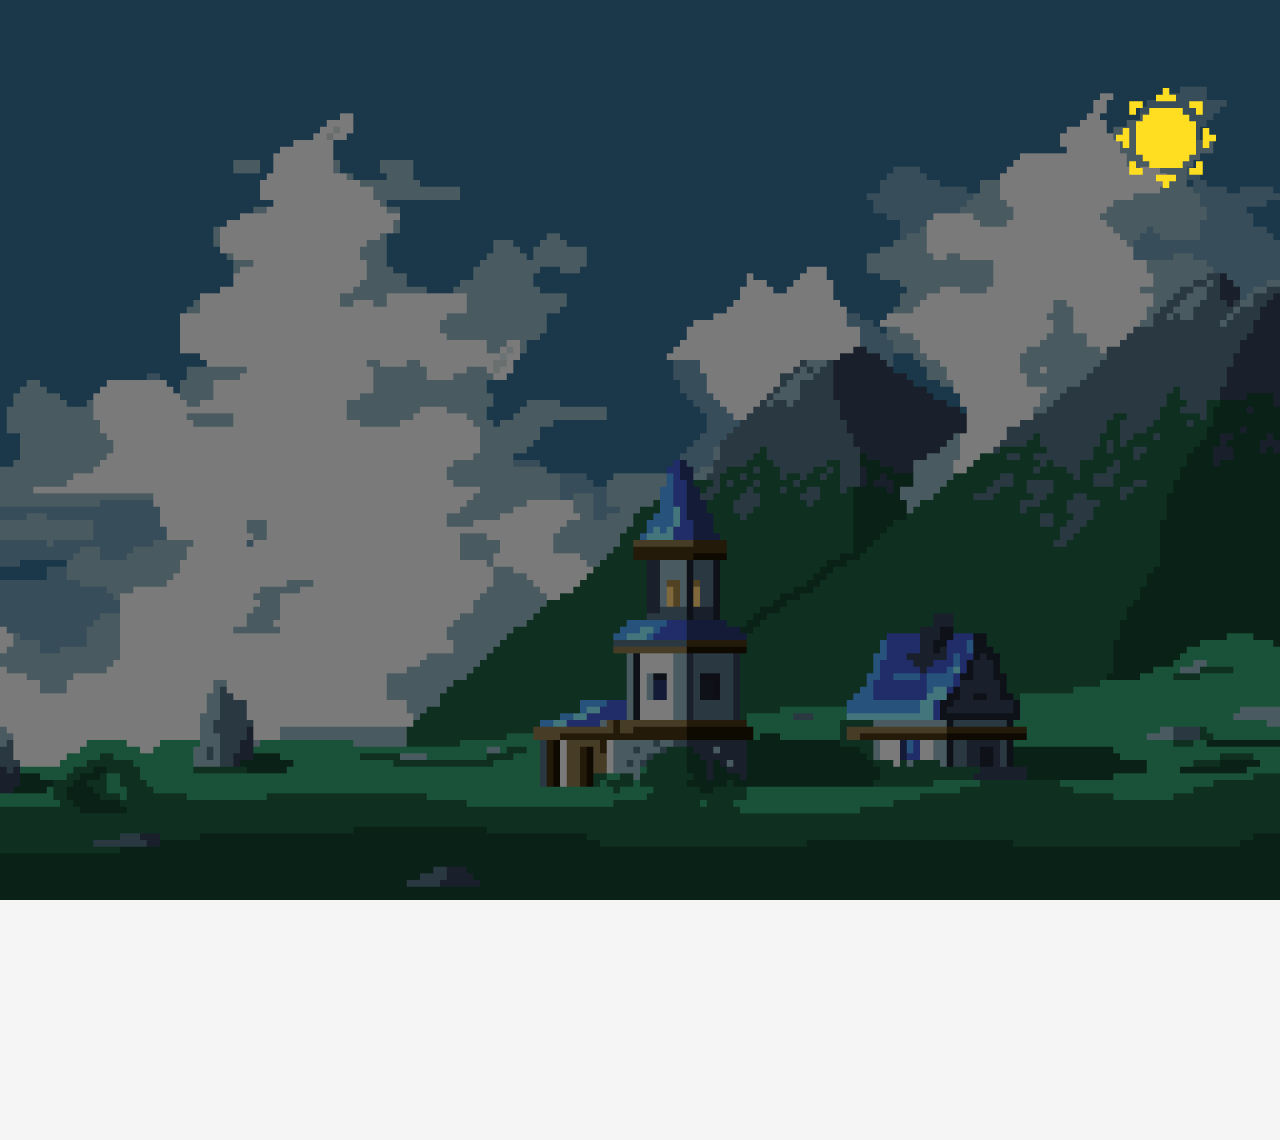
<file: index.html>
<!DOCTYPE html>
<html lang="en">
<head>
    <meta charset="UTF-8">
    <meta name="viewport" content="width=device-width, initial-scale=1.0">
    <title>Alessandro Pozzato</title>
    <link rel="stylesheet" href="styles.css?v=20250224">
    <link href="https://fonts.googleapis.com/css2?family=Julius+Sans+One&display=swap" rel="stylesheet">
</head>
<body>
    <script src="script.js"></script>
    <div class="background-overlay"></div>
    
    <img src="images/moon.png" alt="Moon" class="image_mode" onclick="toggleDarkMode()">
    
    <div>
        <h1 class="name-title">ALESSANDRO POZZATO</h1>
    </div>
    
    <div class="portfolio-container">
        

        <div class="cards-container positioned-cards">

            <div class="card red">
                <div class="window-controls">
                    <img src="images/delete_button.svg" class="control-icon" alt="?">
                    <img src="images/remove_button.svg" class="control-icon" alt="?">
                    <img src="images/add_button.svg" class="control-icon" alt="?">
                </div>
                <div class="card-content">
                    <ul>
                        <li><a href="curriculum.html" class="link">Curriculum</a></li>
                        <li><a href="project.html" class="link">Progetti</a></li>
                    </ul>
                </div>
            </div>



            <div class="card green">
                <div class="window-controls">
                    <img src="images/delete_button.svg" class="control-icon" alt="?">
                    <img src="images/remove_button.svg" class="control-icon" alt="?">
                    <img src="images/add_button.svg" class="control-icon" alt="?">
                </div>
                <div class="card-content">
                    <ul>
                        <li><a href="music.html" class="link">Musica</a></li>
                    </ul>
                </div>
            </div>

            <div class="card blue">
                <div class="window-controls">
                    <img src="images/delete_button.svg" class="control-icon" alt="?">
                    <img src="images/remove_button.svg" class="control-icon" alt="?">
                    <img src="images/add_button.svg" class="control-icon" alt="?">
                </div>
                <div class="card-content">
                    <ul>
                        <li>Game Developer</li>
                    </ul>
                </div>
            </div>

            <div class="card yellow">
                <div class="window-controls">
                    <img src="images/delete_button.svg" class="control-icon" alt="?">
                    <img src="images/remove_button.svg" class="control-icon" alt="?">
                    <img src="images/add_button.svg" class="control-icon" alt="?">
                </div>
                <div class="card-content">
                    <ul>
                        <li>Scout</li>          
                    </ul>
                </div>
            </div>
            
            <div class="card purple">
                <div class="window-controls">
                    <img src="images/delete_button.svg" class="control-icon" alt="?">
                    <img src="images/remove_button.svg" class="control-icon" alt="?">
                    <img src="images/add_button.svg" class="control-icon" alt="?">
                </div>
                <div class="card-content">
                    <ul>
                        <li>altro</li>
                    </ul>
                </div>
            </div>


            

            <div class="card brown">
                <div class="window-controls">
                    <img src="images/delete_button.svg" class="control-icon" alt="?">
                    <img src="images/remove_button.svg" class="control-icon" alt="?">
                    <img src="images/add_button.svg" class="control-icon" alt="?">
                </div>

                <div class="card-content">
                    <div class="social-grid">
                        <a href="https://open.spotify.com/user/cfxuki3wp3ob9ewqck7iyh687?si=fcf99a254c854437" target="_blank">
                            <img src="images/spotify.svg" class="social-icon">
                        </a>
                        <a href="https://www.linkedin.com/in/alessandro-pozzato-8b980629b/" target="_blank">
                            <img src="images/linkedin.svg" class="social-icon">
                        </a>
                        <a href="https://github.com/alencrystal" target="_blank">
                            <img src="images/github.svg" class="social-icon" >
                        </a>
                        <a href="https://www.instagram.com/alen_crystal/?next=%2F" target="_blank">
                            <img src="images/instagram.svg" class="social-icon">
                        </a>
                        <a href="https://soundcloud.com/alencrystal" target="_blank">
                            <img src="images/soundcloud.svg" class="social-icon">
                        </a>
                        <a href="https://akasha.cv/profile/720536470" target="_blank">
                            <img src="images/akasha.svg" class="social-icon">
                        </a>
                    </div>
                </div>
            </div>

            
        </div>
    </div>
</body>
</html>
</file>
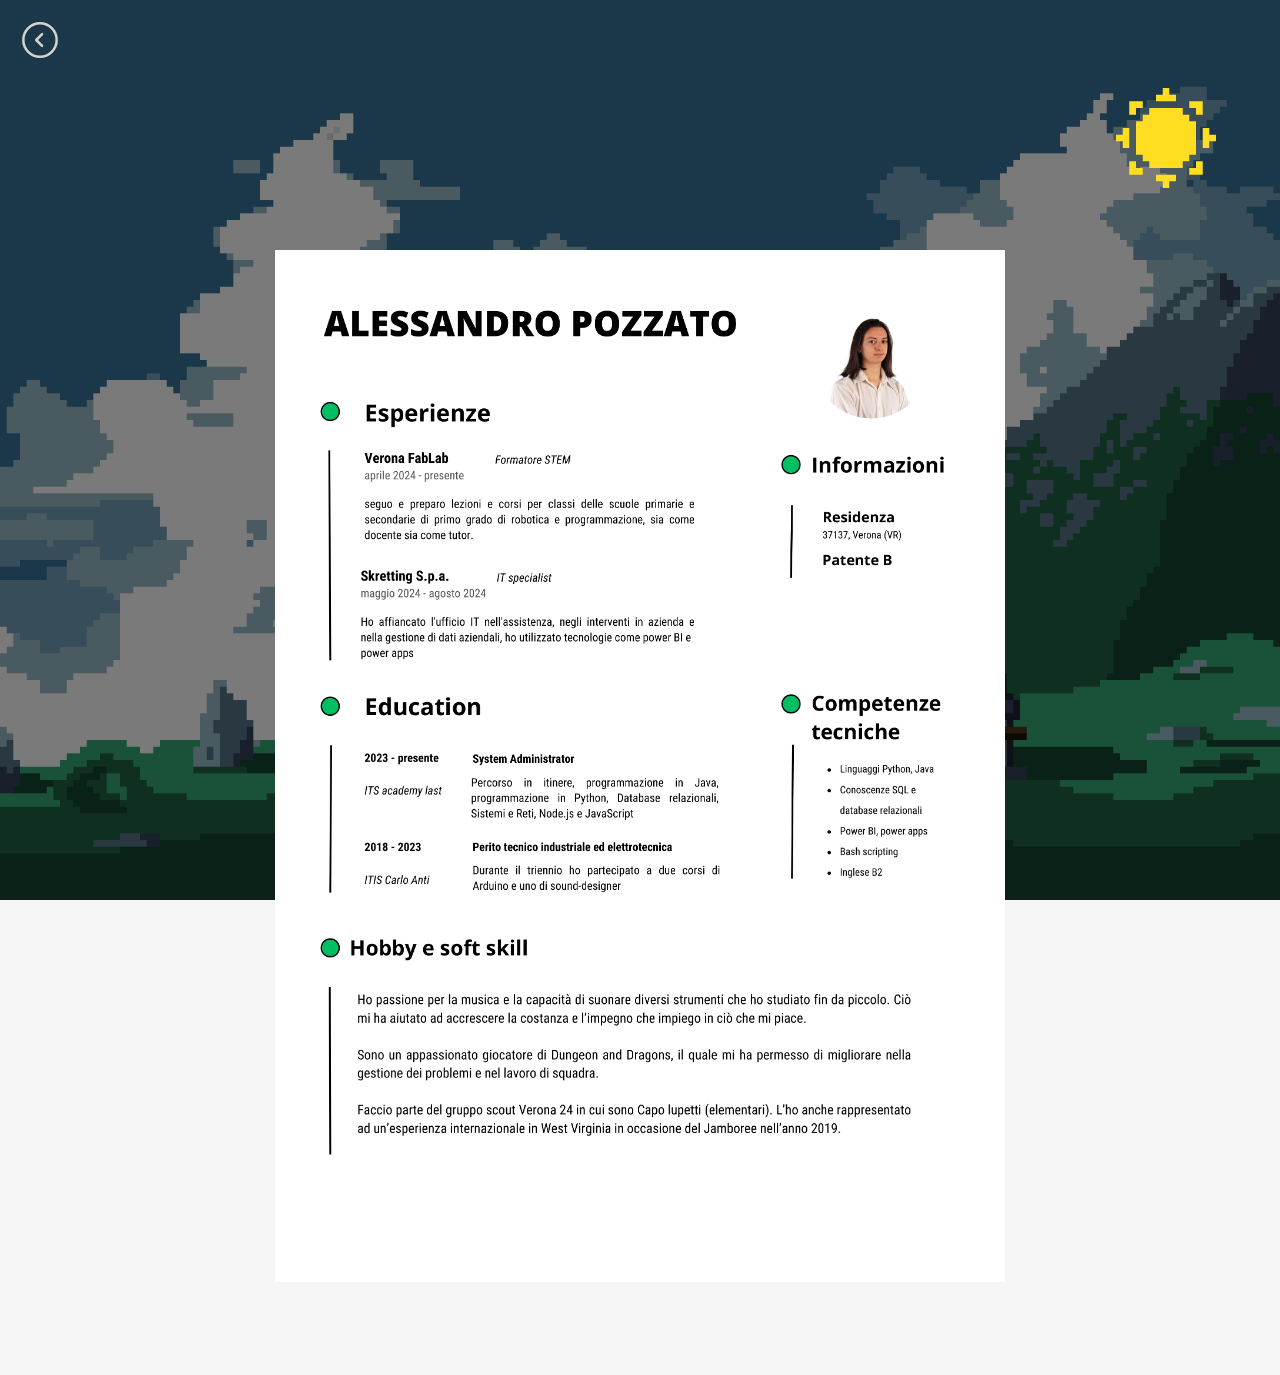
<file: curriculum.html>
<!DOCTYPE html>
<html lang="en">
<head>
    <meta charset="UTF-8">
    <meta name="viewport" content="width=device-width, initial-scale=1.0">
    <title>Curriculum</title>
    <link rel="stylesheet" href="styles.css?v=20250224">
    <link href="https://fonts.googleapis.com/css2?family=Julius+Sans+One&display=swap" rel="stylesheet">
</head>
<body>
    <script src="script.js"></script>
    <div class="background-overlay"></div>
    
    <img src="images/moon.png" alt="Moon" class="image_mode" onclick="toggleDarkMode()">
    
    <a href="index.html">
        <img src="images/home.svg" alt="Home" class="home-button">
    </a>
    <div>
        <h1 class="name-title">CURRICULUM</h1>
    </div>
    <div class="portfolio-container">
        
        <div class="curriculum-container">
            <img src="images/curriculum.png" class="curriculum" alt="missing curriculum">
        </div>
    </div>
</body>
</html>
</file>
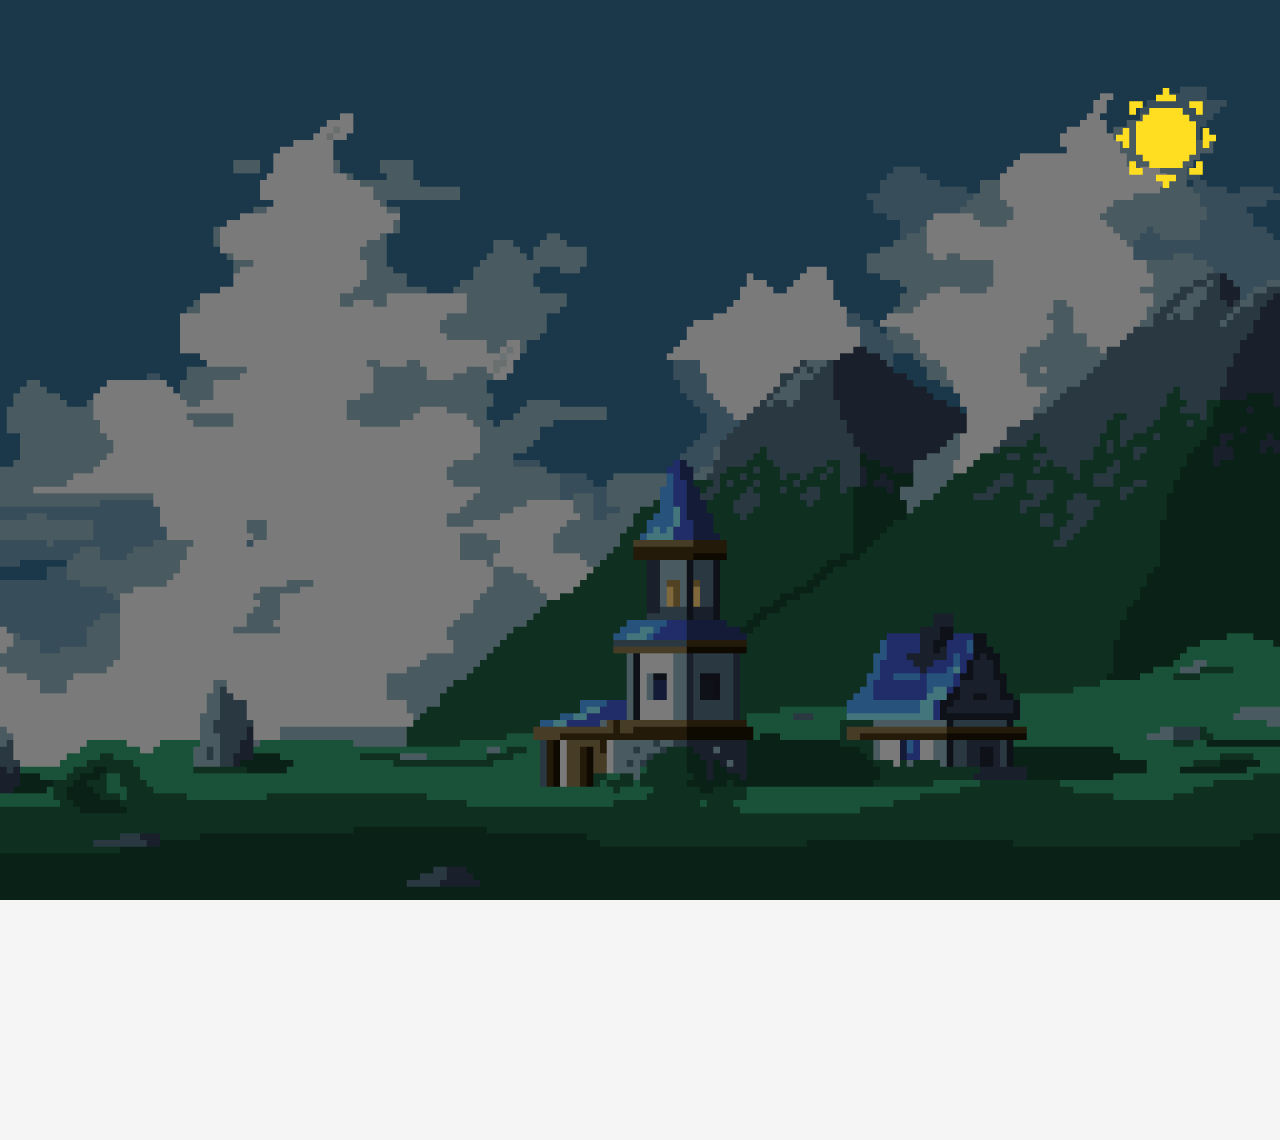
<file: main.html>
<!DOCTYPE html>
<html lang="en">
<head>
    <meta charset="UTF-8">
    <meta name="viewport" content="width=device-width, initial-scale=1.0">
    <title>Alessandro Pozzato</title>
    <link rel="stylesheet" href="styles.css">
    <link href="https://fonts.googleapis.com/css2?family=Julius+Sans+One&display=swap" rel="stylesheet">
</head>
<body>
    <script src="script.js"></script>
    <div class="background-overlay"></div>
    
    <img src="/images/moon.png" alt="Moon" class="image_mode" onclick="toggleDarkMode()">
    


    <div class="portfolio-container">
        <h1 class="name-title">ALESSANDRO POZZATO</h1>

        <div class="cards-container positioned-cards">

            <div class="card red">
                <div class="window-controls">
                    <img src="/images/delete_button.svg" class="control-icon" alt="?">
                    <img src="/images/remove_button.svg" class="control-icon" alt="?">
                    <img src="/images/add_button.svg" class="control-icon" alt="?">
                </div>
                <div class="card-content">
                    <ul>
                        <li>Curriculum</li>
                    </ul>
                </div>
            </div>



            <div class="card green">
                <div class="window-controls">
                    <img src="/images/delete_button.svg" class="control-icon" alt="?">
                    <img src="/images/remove_button.svg" class="control-icon" alt="?">
                    <img src="/images/add_button.svg" class="control-icon" alt="?">
                </div>
                <div class="card-content">
                    <ul>
                        <li>Musica</li>
                    </ul>
                </div>
            </div>

            <div class="card blue">
                <div class="window-controls">
                    <img src="/images/delete_button.svg" class="control-icon" alt="?">
                    <img src="/images/remove_button.svg" class="control-icon" alt="?">
                    <img src="/images/add_button.svg" class="control-icon" alt="?">
                </div>
                <div class="card-content">
                    <ul>
                        <li>Game Developer</li>
                    </ul>
                </div>
            </div>

            <div class="card yellow">
                <div class="window-controls">
                    <img src="/images/delete_button.svg" class="control-icon" alt="?">
                    <img src="/images/remove_button.svg" class="control-icon" alt="?">
                    <img src="/images/add_button.svg" class="control-icon" alt="?">
                </div>
                <div class="card-content">
                    <ul>
                        <li>Scout</li>          
                    </ul>
                </div>
            </div>
            
            <div class="card purple">
                <div class="window-controls">
                    <img src="/images/delete_button.svg" class="control-icon" alt="?">
                    <img src="/images/remove_button.svg" class="control-icon" alt="?">
                    <img src="/images/add_button.svg" class="control-icon" alt="?">
                </div>
                <div class="card-content">
                    <ul>
                        <li>altro</li>
                    </ul>
                </div>
            </div>


            

            <div class="card brown">
                <div class="window-controls">
                    <img src="/images/delete_button.svg" class="control-icon" alt="?">
                    <img src="/images/remove_button.svg" class="control-icon" alt="?">
                    <img src="/images/add_button.svg" class="control-icon" alt="?">
                </div>

                <div class="card-content">
                    <div class="social-grid">
                        <a href="https://open.spotify.com/user/cfxuki3wp3ob9ewqck7iyh687?si=fcf99a254c854437" target="_blank">
                            <img src="/images/spotify.svg" class="social-icon">
                        </a>
                        <a href="https://www.linkedin.com/in/alessandro-pozzato-8b980629b/" target="_blank">
                            <img src="/images/linkedin.svg" class="social-icon">
                        </a>
                        <a href="https://github.com/alencrystal" target="_blank">
                            <img src="/images/github.svg" class="social-icon" >
                        </a>
                        <a href="https://www.instagram.com/alen_crystal/?next=%2F" target="_blank">
                            <img src="/images/instagram.svg" class="social-icon">
                        </a>
                        <a href="https://soundcloud.com/alencrystal" target="_blank">
                            <img src="/images/soundcloud.svg" class="social-icon">
                        </a>
                        <a href="https://akasha.cv/profile/720536470" target="_blank">
                            <img src="/images/akasha.svg" class="social-icon">
                        </a>
                    </div>
                </div>
            </div>

            
        </div>
    </div>
</body>
</html>
</file>
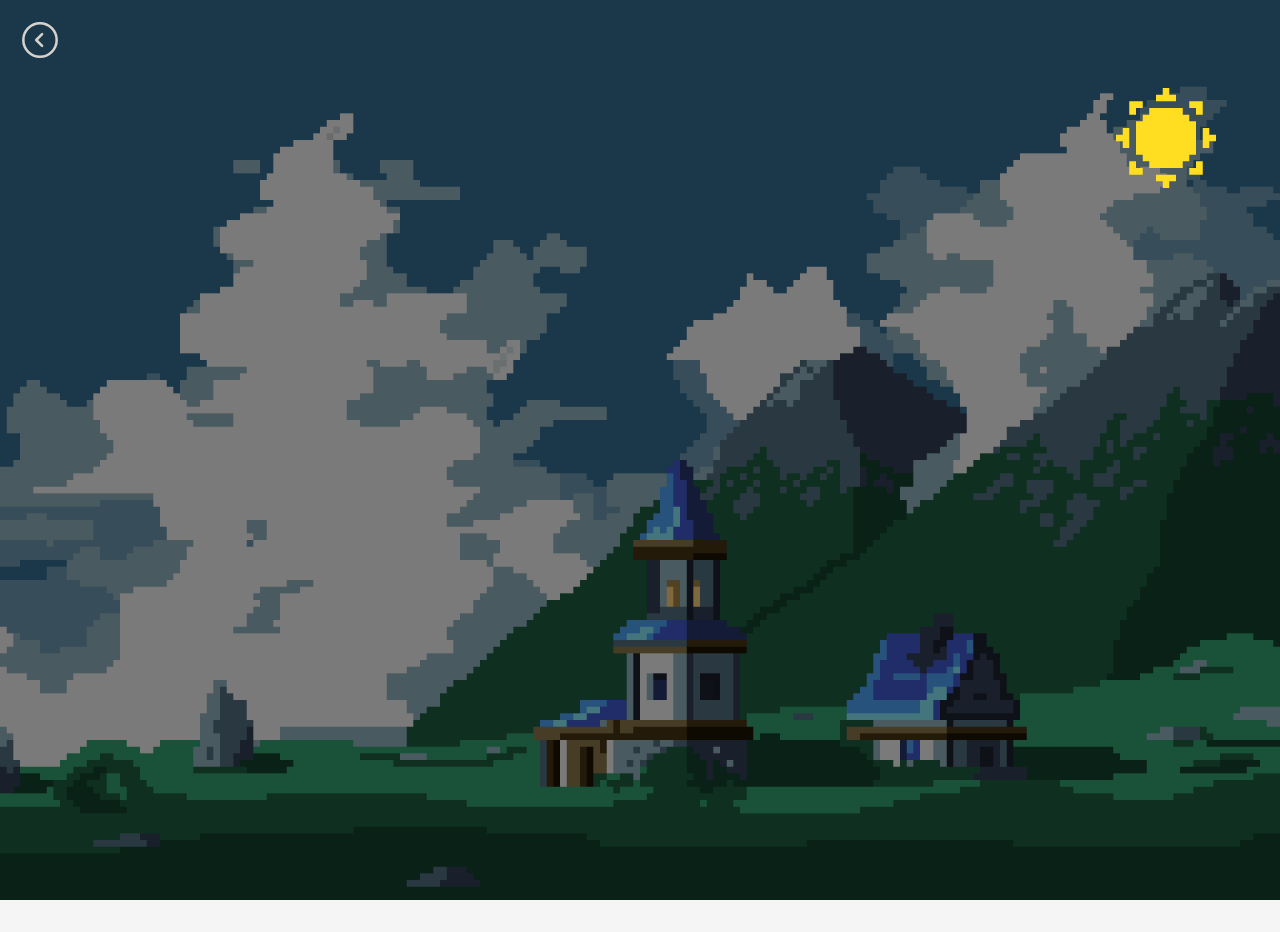
<file: music.html>
<!DOCTYPE html>
<html lang="en">
<head>
    <meta charset="UTF-8">
    <meta name="viewport" content="width=device-width, initial-scale=1.0">
    <title>Alessandro Pozzato</title>
    <link rel="stylesheet" href="styles.css?v=20250224">
    <link href="https://fonts.googleapis.com/css2?family=Julius+Sans+One&display=swap" rel="stylesheet">
</head>
<body>
    <script src="script.js"></script>
    <div class="background-overlay"></div>
    
    <img src="images/moon.png" alt="Moon" class="image_mode" onclick="toggleDarkMode()">
    
    <div>
        <h1 class="name-title">MUSIC</h1>
    </div>

    <div class="card_music">
        <div class="window-controls">
            <img src="images/delete_button.svg" class="control-icon" alt="?">
            <img src="images/remove_button.svg" class="control-icon" alt="?">
            <img src="images/add_button.svg" class="control-icon" alt="?">
        </div>
        <div class="music_card_content">
                <a>"la musica è una forma d'arte e d'espressione, può farti provare emozioni e farti sognare"</a> 
        </div>

    </div>

    <a href="index.html">
        <img src="images/home.svg" alt="Home" class="home-button">
    </a>


</body>
</html>
</file>
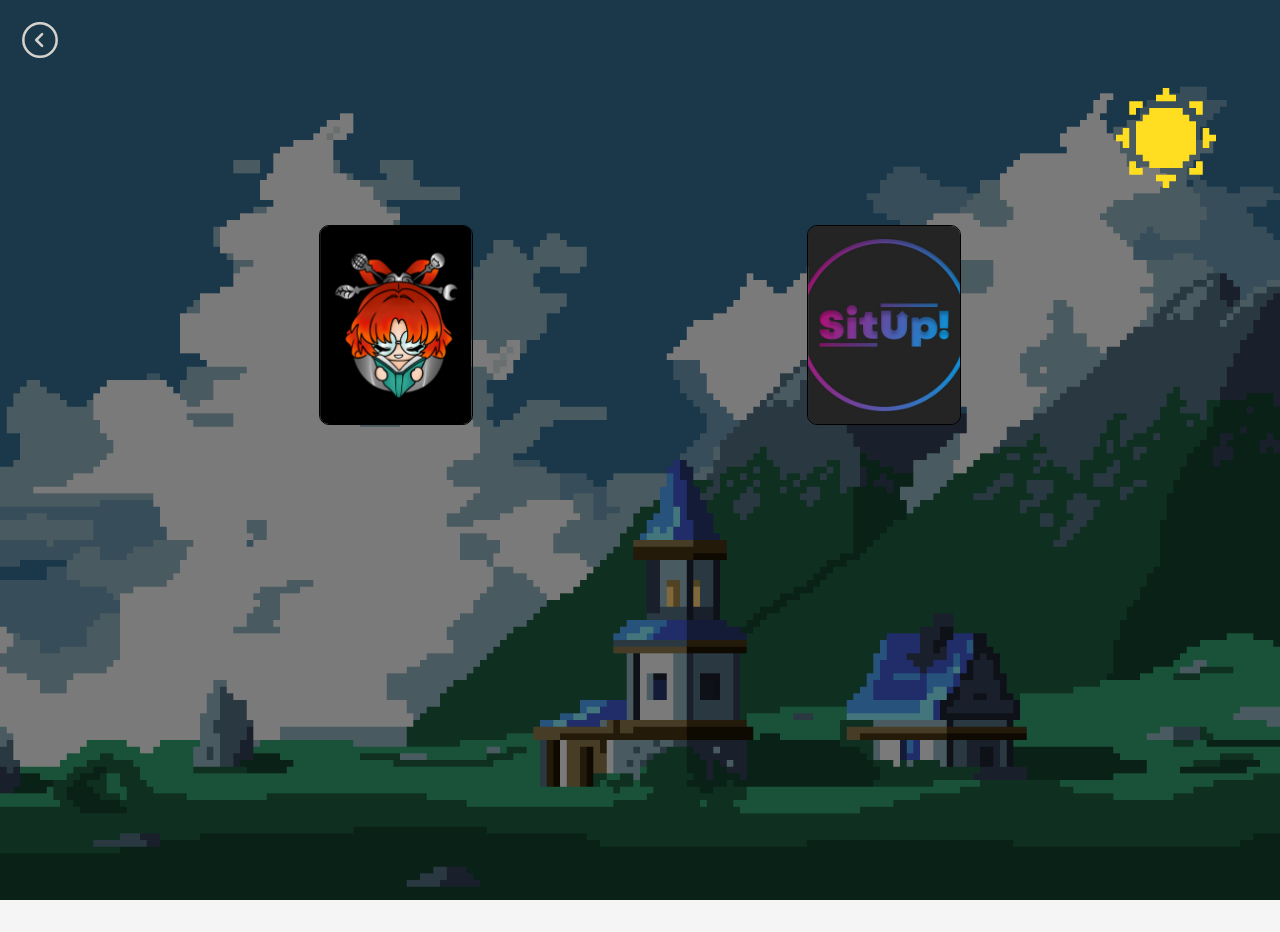
<file: project.html>
<!DOCTYPE html>
<html lang="en">
<head>
    <meta charset="UTF-8">
    <meta name="viewport" content="width=device-width, initial-scale=1.0">
    <title>Alessandro Pozzato</title>
    <link rel="stylesheet" href="styles.css?v=20250224">
</head>
<body>
    <script src="script.js"></script>
    <div class="background-overlay"></div>
    
    <img src="images/moon.png" alt="Moon" class="image_mode" onclick="toggleDarkMode()">
    
    <a href="index.html">
        <img src="images/home.svg" alt="Home" class="home-button">
    </a>
    <div
        <h1 class="name-title">PROGETTI</h1>
    </div>
    <ul class="container_project">
        <li>
            <img src="images/athena_logo.jpg" alt="">
            <div class="content">
                <span>
                    <h2>Athena</h2>
                    <p>Un archivio digitale che contiene corsi per docenti e ragazzi</p>
                </span>
            </div>
        </li>

        <li>
            <img src="images/situp_logo.jpg" alt="">
            <div class="content">
                <span>
                    <h2>SitUp!</h2>
                    <p>Una web-app per la gestione e la prenotazione di scrivanie</p>
                </span>
            </div>
        </li>
        
        
    </ul>
</html>
</file>
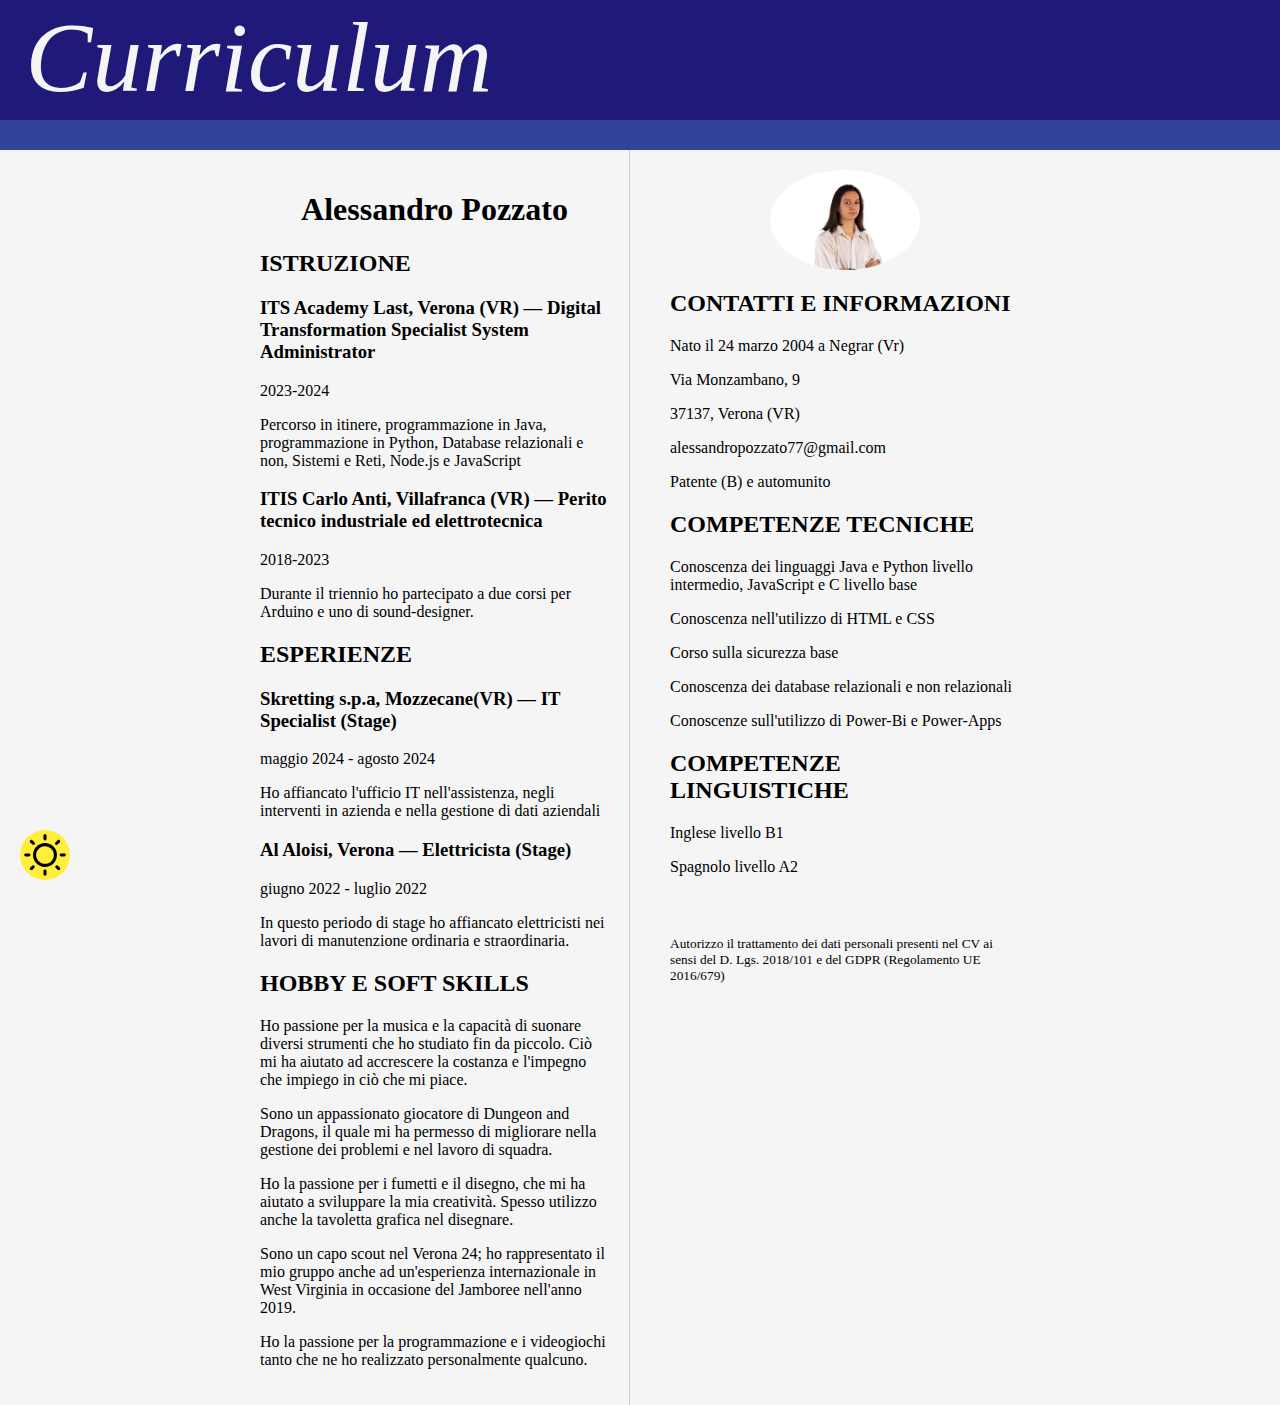
<file: ex_design/curriculum.html>
<!DOCTYPE html>
<html lang="en">
<head>

    <meta charset="UTF-8">
    <meta name="viewport" content="width=device-width, initial-scale=1.0">
    <title> alen's site :3 </title>
    <link rel="stylesheet" href="style.css">
    <link rel="icon" href="images/crysta_blue.ico" type="image/x-icon">

</head>


<body>
    
    <div class="header_blue">
        <a id="title" href="home_page.html" class="link">Curriculum</a>

    </div>
    <div class="sub_header_blue"></div>


    <div class="container_curriculum">
        <div class="left-column">
            <h1>Alessandro Pozzato</h1>

            <h2>ISTRUZIONE</h2>
            <div>
                <h3>ITS Academy Last, Verona (VR) — Digital Transformation Specialist System Administrator</h3>
                <p>2023-2024</p>
                <p>Percorso in itinere, programmazione in Java, programmazione in Python, Database relazionali e non, Sistemi e Reti, Node.js e JavaScript</p>
            </div>

            <div>
                <h3>ITIS Carlo Anti, Villafranca (VR) — Perito tecnico industriale ed elettrotecnica</h3>
                <p>2018-2023</p>
                <p>Durante il triennio ho partecipato a due corsi per Arduino e uno di sound-designer.</p>
            </div>

            <h2>ESPERIENZE</h2>

            <div>
                <h3>Skretting s.p.a, Mozzecane(VR) — IT Specialist (Stage)</h3>
                <p>maggio 2024 - agosto 2024</p>
                <p>Ho affiancato l'ufficio IT nell'assistenza, negli interventi in azienda e nella gestione di dati aziendali</p>
            </div>

            <div>
                <h3>Al Aloisi, Verona — Elettricista (Stage)</h3>
                <p>giugno 2022 - luglio 2022</p>
                <p>In questo periodo di stage ho affiancato elettricisti nei lavori di manutenzione ordinaria e straordinaria.</p>
            </div>

            

            <h2>HOBBY E SOFT SKILLS</h2>
            <p>Ho passione per la musica e la capacità di suonare diversi strumenti che ho studiato fin da piccolo. Ciò mi ha aiutato ad accrescere la costanza e l'impegno che impiego in ciò che mi piace.</p>
            <p>Sono un appassionato giocatore di Dungeon and Dragons, il quale mi ha permesso di migliorare nella gestione dei problemi e nel lavoro di squadra.</p>
            <p>Ho la passione per i fumetti e il disegno, che mi ha aiutato a sviluppare la mia creatività. Spesso utilizzo anche la tavoletta grafica nel disegnare.</p>
            <p>Sono un capo scout nel Verona 24; ho rappresentato il mio gruppo anche ad un'esperienza internazionale in West Virginia in occasione del Jamboree nell'anno 2019.</p>
            <p>Ho la passione per la programmazione e i videogiochi tanto che ne ho realizzato personalmente qualcuno.</p>

        </div>
        <div class="right-column">
          <img src="/images/profile_picture.jpg" alt="Foto Profilo" class="profile-picture"> <!-- Add your image here -->
            <h2>CONTATTI E INFORMAZIONI</h2>
            <p>Nato il 24 marzo 2004 a Negrar (Vr)</p>
            <p>Via Monzambano, 9</p>
            <p>37137, Verona (VR)</p>
            <p>alessandropozzato77@gmail.com</p>
            <p>Patente (B) e automunito</p>

            <h2>COMPETENZE TECNICHE</h2>
            <p>Conoscenza dei linguaggi Java e Python livello intermedio, JavaScript e C livello base</p>
            <p>Conoscenza nell'utilizzo di HTML e CSS</p>
            <p>Corso sulla sicurezza base</p>
            <p>Conoscenza dei database relazionali e non relazionali</p>
            <p>Conoscenze sull'utilizzo di Power-Bi e Power-Apps</p>

            <h2>COMPETENZE LINGUISTICHE</h2>
            <p>Inglese livello B1</p>
            <p>Spagnolo livello A2</p>



            <p class="data_share">Autorizzo il trattamento dei dati personali presenti nel CV ai sensi del D. Lgs. 2018/101 e del GDPR (Regolamento UE 2016/679)</p>
        </div>
    </div>


    <div class="fixed-circle" onclick="toggleDarkMode()">
        <a><img src="/images/moon.svg" class="img_mode"></a>
    </div>

      
     

    <script src="script.js"></script>
    
</body>
</html>
</file>
<file: styles.css>
* {
    margin: 0;
    padding: 0;
    box-sizing: border-box;
}

body {
    min-height: 100vh;
    font-family: 'Julius Sans One', sans-serif;
    background-image: url('images/background_castle.png');
    background-color: whitesmoke;
    background-size: cover;
    background-repeat: no-repeat; 
    background-attachment: fixed; 
    background-position: center;

    
}
body.dark-mode {
    background-color: #3e3e3e; 
    /*color: whitesmoke; */
    
}

body::before {
    content: '';
    position: fixed;
    top: 0;
    left: 0;
    width: 100%;
    height: 100%;
    background-color: rgba(0, 0, 0, 0.50);
    z-index: -1; /* Va dietro al contenuto */
}

body.dark-mode::before{
    background-color: rgba(0, 0, 0, 0.90);
}

body {
    transition: background-color 0.3s ease, color 0.3s ease;
}

body::before {
    transition: background-color 0.3s ease;
}

.image_mode {
    position: absolute;
    width: 10vw; /* Reduced from 15vw */
    max-width: 100px; /* Reduced from 200px */
    min-width: 40px; /* Reduced from 60px */
    height: auto; 
    cursor: pointer; 
    z-index: 10; 
    right: 5vw;
    top: calc(2rem + 3.5rem); /* Si posiziona sotto il titolo considerando il margin-top del titolo + altezza approssimativa */
    transition: transform 0.3s ease; 
}

.image_mode:hover {
    transform: scale(1.1);
}

.card {
    transition: background-color 0.3s ease, color 0.3s ease, box-shadow 0.3s ease;
}

.portfolio-container {
    width: 100%;
    padding: 2rem;
}

.card {
    box-shadow: 10px 10px 20px rgba(0, 0, 0);
    position: relative;
    padding: 20px;
    margin: 20px;
    border: 2px solid black;
}

.window-controls {
    display: flex;
    border-bottom: 2px solid black;
}

.name-title {
    text-align: center;
    color: white;
    font-size: 3.5rem;
    margin: 2rem 0 4rem;
    letter-spacing: 0.2em;
}

.project-cards-container {
    min-height: 100vh;
    display: flex;
    flex-wrap: wrap;
    justify-content: flex-start;
}

.project-cards-container .card {
    margin: 20px;
    min-width: 200px;
    background-color: #3876A8;
}

.card.one {
    left: 5%;
}

.card.two {
    left: 20%;
}

.card.three {
    left: 45%;
}

.card.four {
    left: 60%;
}

.card.five {
    left: 75%;
}

.cards-container {
    display: flex;
    flex-wrap: wrap;
    justify-content: space-between;
    gap: 2rem;
    max-width: 1200px;
    margin: 0 auto;
    padding: 1rem;
}

.card {
    border-radius: 20px;
    padding: 1rem;
    min-height: 200px;
}

.card.red { background-color: #D24753; }
.card.green { background-color: #52AA8A; }
.card.blue { background-color: #3876A8; }
.card.yellow { background-color: #DC903E; }
.card.purple { background-color: #836EED; }
.card.brown { background-color: #9D6E58; }

.window-controls {
    display: flex;
    gap: 8px;
    margin-bottom: 1rem;
}

.positioned-cards {
    position: relative; 
    height: 600px;
}

.card {
    position: absolute;
    min-width: 300px;
}

.card.red {
    top: 0;
    left: 15%;
}

.card.green {
    top: 50px;
    left: 55%;
}

.card.blue {
    top: 300px;
    left: 20%;
}

.card.yellow {
    top: 350px;
    left: 60%;
}

.card.purple {
    top: 600px;
    left: 10%;
}

.card.brown {
    top: 650px;
    left: 45%;
}

.control-icon {
    width: 16px;
    height: 16px; 
    filter: brightness(0%);
    margin-bottom: 5px;
}

.card-content {
    padding: 1rem;
}

.card-content ul {
    list-style-type: none;
    color: black;
    font-size: 1rem;
}

.card-content ul li {
    margin-bottom: 0.8rem;
    position: relative;
    padding-left: 1.5rem;
}

.card-content ul li::before {
    content: "•";
    position: absolute;
    left: 0;
}

.social-grid {
    display: grid;
    grid-template-columns: repeat(3, 1fr);
    gap: 1.5rem;
    padding: 1rem;
}

.social-icon {
    width: 40px;
    height: 40px;
    border-radius: 50%;
    transition: transform 0.2s ease;
}

.social-icon:hover {
    transform: scale(1.2);
}

@media (max-width: 768px) {
    .name-title {
        font-size: 2rem;
    }
    
    .cards-container {
        grid-template-columns: 1fr;
    }
    
    .image_mode {
        top: calc(1rem + 2rem); /* Aggiustamento per il titolo più piccolo su mobile */
        width: 8vw; /* Reduced from 12vw */
    }
}

@media (max-width: 480px) {
    .image_mode {
        top: calc(1rem + 1.5rem);
        width: 7vw; /* Reduced from 10vw */
    }
}

/* Per la transizione del titolo */
.name-title {
    opacity: 0;
    transform: translateY(30px);
    animation: slideIn 0.8s ease-out forwards;
    animation-delay: 0.2s;
}

/* Per la transizione delle card */
.card {
    opacity: 0;
    transform: translateY(30px);
    animation: slideIn 0.8s ease-out forwards;
}

/* Ritardo per ogni card */
.card:nth-child(1) {
    animation-delay: 0.4s;
}

.card:nth-child(2) {
    animation-delay: 0.6s;
}

.card:nth-child(3) {
    animation-delay: 0.8s;
}

.card:nth-child(4) {
    animation-delay: 1s;
}

.card:nth-child(5) {
    animation-delay: 1.2s;
}

.card:nth-child(6) {
    animation-delay: 1.4s;
}

/* Definizione dell'animazione */
@keyframes slideIn {
    from {
        opacity: 0;
        transform: translateY(30px);
    }
    to {
        opacity: 1;
        transform: translateY(0);
    }
}

/* Aggiungere transizioni per una visibilità più fluida */
.cards-container {
    display: flex;
    align-items: center;
    gap: 15px;
}

/* Media Queries per Mobile */
@media (max-width: 768px) {
    .portfolio-container {
        padding: 1rem;
    }

    .name-title {
        font-size: 2rem;
        margin: 1rem 0 2rem;
        padding: 0 1rem;
    }

    .positioned-cards {
        height: auto;
        display: flex;
        flex-direction: column;
        align-items: center;
        gap: 2rem;
        padding: 1rem;
        position: relative;
    }

    .card {
        position: relative !important;
        top: auto !important;
        left: auto !important;
        width: 90%;
        min-width: unset;
        max-width: 400px;
        margin: 0;
        transform: none !important;
    }

    .card.red,
    .card.green,
    .card.blue,
    .card.yellow,
    .card.purple,
    .card.brown {
        position: relative;
        left: auto;
        top: auto;
    }

    .social-grid {
        grid-template-columns: repeat(3, 1fr);
        gap: 1.2rem;
        padding: 0.8rem;
    }

    .social-icon {
        width: 35px;
        height: 35px;
    }

    .card-content {
        padding: 0.8rem;
    }

    .card-content ul li {
        font-size: 0.9rem;
        margin-bottom: 0.6rem;
    }
}

@media (max-width: 480px) {
    .portfolio-container {
        padding: 0.5rem;
    }

    .name-title {
        font-size: 1.5rem;
        margin: 1rem 0 1.5rem;
    }

    .card {
        width: 95%;
        padding: 15px;
    }

    .window-controls {
        margin-bottom: 0.5rem;
    }

    .control-icon {
        width: 14px;
        height: 14px;
    }

    .social-grid {
        gap: 1rem;
        padding: 0.5rem;
    }

    .social-icon {
        width: 30px;
        height: 30px;
    }

    .card-content {
        padding: 0.5rem;
    }

    .card-content ul li {
        font-size: 0.8rem;
        margin-bottom: 0.5rem;
    }
}

/* Manteniamo le animazioni anche per mobile */
@media (max-width: 768px) {
    .card {
        animation-name: slideInMobile;
    }

    @keyframes slideInMobile {
        from {
            opacity: 0;
            transform: translateY(20px);
        }
        to {
            opacity: 1;
            transform: translateY(0);
        }
    }
}

.curriculum-container {
    margin: 5% auto;
    display: flex;
    justify-content: center;
    align-items: center;
}

.curriculum-container .curriculum {
    width: 60%;
    height: 60%;
}

.link {
    color: black;
    text-decoration: none;
}

.link:visited {
    color: black;
}

.home-button {
    position: fixed;
    top: 20px;
    left: 20px;
    width: 40px;
    height: 40px;
    transition: transform 0.2s ease;
    filter: invert(100%);
    z-index: 1000;
}

.home-button:hover {
    transform: scale(1.1);
}

/* project */

.container_project{
    width: 100%;
    display: flex;
    justify-content: space-evenly;
    height: 200px;
    gap: 16px;
    transition: 0.3s;
    margin-top: 10%;
}
.container_project li{
    position: relative;
    overflow:hidden;
    flex: 0 0 80px;
    border-radius: 50px;
    cursor: pointer;
    border-radius: 10px;
    border: 1.5px solid black;
    min-width: 12%;
}
.container_project li img{
    position: absolute;
    top: 50%;
    left: 50%;
    translate: -50% -50%;
    width: 100%;
    height: 100%;
    object-fit: cover;
}


.container_project li,
.container_project li img
{
    transition: 0.3s;
}
.container_project li .content {
    transition: 1.5s ease;
}
.container_project span{
   text-align: center;
   width: 75%;
}
.container_project h2{
    font-weight: 100;
    font-size: 20px;
    line-height: 4px;
    margin-bottom: 10px;
    white-space: nowrap;
    color: #fff;
}
.container_project p{
    color: #ddd;
    font-size: 10px;
    width: 100%;
}

.container_project li .content{
    position: absolute;
    top: 0;
    left: 0;
    right: 0;
    bottom: 0;
    z-index: 1;
    color: #fff;
    padding: 15px;
    background:
    linear-gradient(
        0deg, rgb(0 0 0 / 70%) 10%,
         rgb(255 255 255 / 0%) 100%
    );
    opacity: 0;
    visibility: hidden;
}

.container_project li .content span{
    position: absolute;
    z-index: 3;
    left: 50%;
    bottom: 0px;
    translate: -50%;
    scale: 0.85;
    visibility: hidden;
    opacity: 0;
}
.container_project li:hover{
    flex: 0 1 200px;
    scale: 1.5;
    z-index: 10;
    opacity: 1;
}
.container_project li:hover .content{
    opacity: 1;
    visibility: visible;

}
.container_project li:hover span{
    scale: 1;
    opacity: 1;
    visibility: visible;
}

.card_music {
    border-radius: 20px;
    padding: 1rem;
    min-height: 200px;
    box-shadow: 10px 10px 20px rgba(0, 0, 0);
    position: relative;
    margin-top: 10%;
    margin-inline: 15%;
    border: 2px solid black;
    background-color: rgba(82, 170, 138, 0.8);
    
}
.card_music {
    transition: background-color 0.3s ease, color 0.3s ease, box-shadow 0.3s ease;
    opacity: 0;
    transform: translateY(30px);
    animation: slideIn 0.8s ease-out forwards;
    animation-delay: 0.4s;
}

.music_card_content{
    margin: 0.8rem;
    position: relative;
    padding-left: 1.5rem;  
}
</file>
<file: ex_design/style.css>
body {
    background: whitesmoke;
    margin: 0;
    font-family: Inter;
}

body.dark-mode {
    background-color: #333; 
    color: whitesmoke;

    a {
        color: whitesmoke; /* Link bianchi */
    }
    .logo {
        filter: invert(100%); /* Inverti i colori delle icone */
    }

    h1, h2, h3, p {
        color: whitesmoke;

        
    }

    .container_column .column {
        border-color: whitesmoke; 
    }
}


.header_green {
    width: 100%;
    background: #2a5a2a;
    height: calc(500px - 50vw);
    min-height: 120px; 
    max-height: 100%;  
}

.header_blue {
    width: 100%;
    background: #1f1a79;
    height: calc(500px - 50vw);
    min-height: 120px; 
    max-height: 100%;  
}

.header_red {
    width: 100%;
    background: #a60e0e;
    height: calc(500px - 50vw);
    min-height: 120px; 
    max-height: 100%;  
}
.header_purple {
    width: 100%;
    background: #560a60;
    height: calc(500px - 50vw);
    min-height: 120px; 
    max-height: 100%;  
}

@media only screen and (max-width: 793px) {
    #header {
        height: 250px;
    }
}

@media only screen and (max-width: 320px) {
    #header {
        height: 200px;
    }
}

.sub_header_green {
    width: 100%;
    height: 30px;
    background: #357135;
    
}

.sub_header_blue {
    width: 100%;
    height: 30px;
    background: #324199;
    
}

.sub_header_red {
    width: 100%;
    height: 30px;
    background: #da3c3c;
    
}

.sub_header_purple {
    width: 100%;
    height: 30px;
    background: #771784;
    
}

#title {
    margin-left: 2%;
    top: 60px;
    color: whitesmoke;
    font-size: 100px;
    font-family: Inter;
    font-style: italic;
    font-weight: 100;
    word-wrap: break-word;
    width: 100%; 
}


.container_link{
    display: flex;
    justify-content: space-between; 
    justify-content: space-evenly; 
    width: 100%;
    margin-top: 3vh; 
    
}
.container_link .logo {
    width: 40px;
    height: 40px;
    background-color: #BCCEA9; 
    border-radius: 50%;
     
}

body.dark-mode .container_link .logo {
    background-color: #d5a5d5; 
}

.container_column {
    display: flex;
    justify-content: center;  
    width: calc(100% - 60px); 
    box-sizing: border-box;
    margin-top: 15px;

}

.container_column .column {
    width: 50%;
    box-sizing: border-box;
    margin-left: 60px;
    text-align: center;     
    border-radius: 20px; 
    
}

.container_column .column h2 {
    font-style: italic;
}

.container_column .column h3 {
    font-style: italic;
    margin-top: 10px;
}

.link{    
    text-decoration: none;
}

.link:visited {
    color: black
}

.container_curriculum {
    display: grid;
    grid-template-columns: 1fr 1fr; 
    gap: 20px;
    max-width: 800px; 
    margin: 0 auto;  
}

.container_curriculum .left-column,
.container_curriculum .right-column {
    padding: 20px;
}

.container_curriculum .left-column {
    border-right: 1px solid #ccc;
}

.container_curriculum .profile-picture {
    width: 150px;
    height: auto;
    display: block;
    margin: 0 auto 20px;
    border-radius: 50%; 
}

.container_curriculum .data_share {
    font-size: smaller;
    margin-top: 60px;
}

.container_curriculum h1{
    text-align: center;

}

.fixed-circle {
    position: fixed;
    bottom: 20px;
    left: 20px;
    width: 50px;
    height: 50px;
    border-radius: 50%;
    background-color: rgb(255, 239, 58);
}

.img_mode {
    width: 50px;
    height: 50px;  
}

.container_column .column {
    width: 30%;
    box-sizing: border-box;
    border: 2px solid black; 
}


@media (max-width: 768px) {
    .container_column {
        flex-direction: column; 
    }
    .container_column .column {
        width: 90%; 
        
    }
}

.container_column .column h3 {
    transition: transform 0.2s ease;
  }
  
  .container_column .column h3:hover {
    transform: scale(1.2);
  }

  .container_link .logo {
    transition: transform 0.2s ease;
  }
  
  .container_link .logo:hover {
    transform: scale(1.2); 
  }

  .container_column .column {
    
    background-color: #BCCEA9; 
}

.container_column .column h3 {
 
    color: #357135; 
}

.container_column .column h2 {
   
    color: #2a5a2a; 
}
body.dark-mode .container_column .column {
    background-color: #2a5a2a; 
  }
  
  body.dark-mode .container_column .column h2 {
    color: white; 
  }

  body.dark-mode .container_column .column h3 {
    color: #d3d3d3;
  }
  
  body.dark-mode .container_column .column p {
    color: #a9a9a9; 
  }
  .container_column .column p {
    color: #292929; 
  }
</file>
